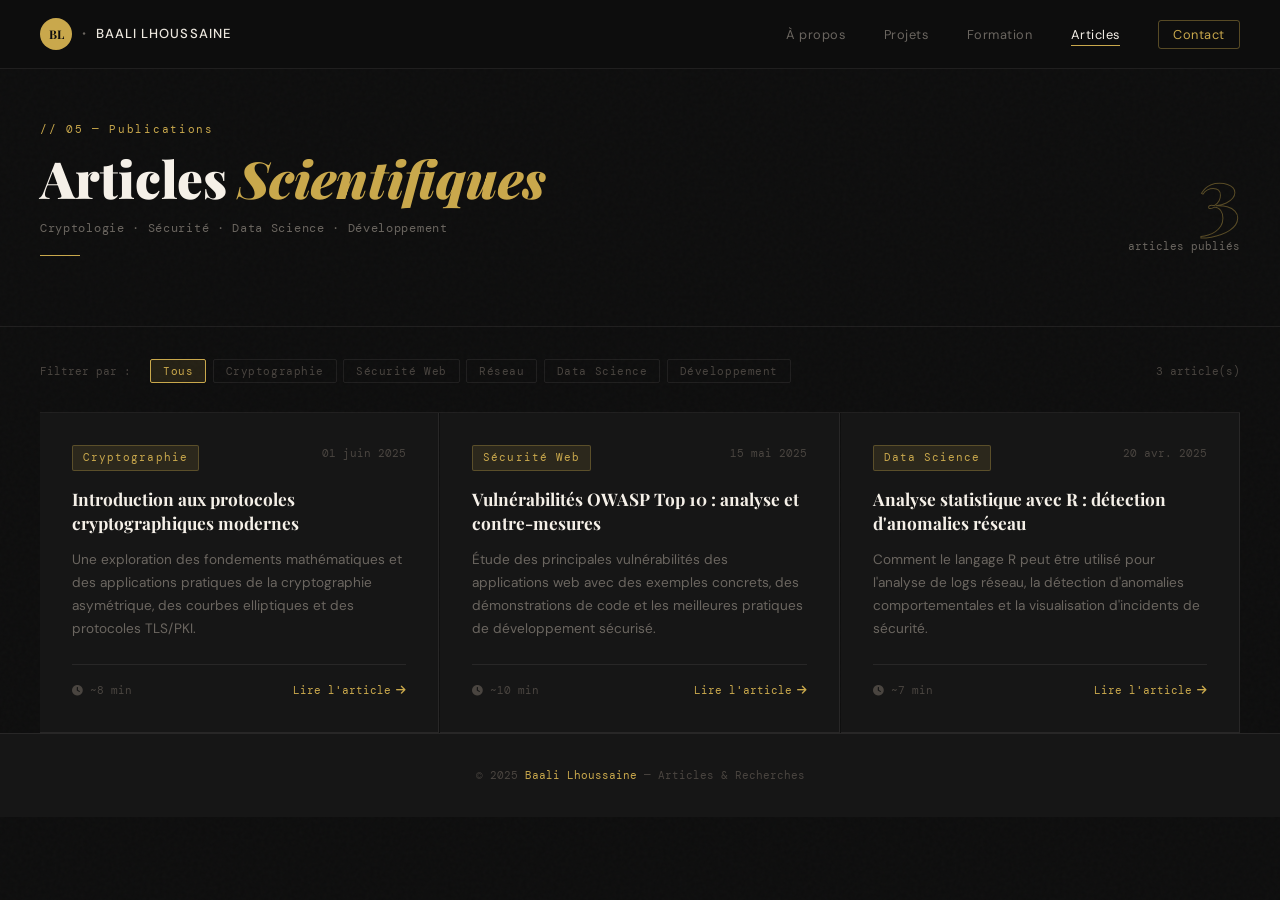
<file: articles.html>
<!DOCTYPE html>
<html lang="fr">
<head>
    <!-- Google tag (gtag.js) -->
<script async src="https://www.googletagmanager.com/gtag/js?id=G-0BYTR4RDB7"></script>
<script>
  window.dataLayer = window.dataLayer || [];
  function gtag(){dataLayer.push(arguments);}
  gtag('js', new Date());

  gtag('config', 'G-0BYTR4RDB7');
</script>
    <meta charset="UTF-8">
    <meta name="viewport" content="width=device-width, initial-scale=1.0">
    <title>Articles — BAALI LHOUSSAINE</title>
    <link href="https://cdnjs.cloudflare.com/ajax/libs/font-awesome/6.0.0/css/all.min.css" rel="stylesheet">
    <link href="https://fonts.googleapis.com/css2?family=Playfair+Display:ital,wght@0,400;0,700;0,900;1,400;1,700&family=DM+Sans:ital,opsz,wght@0,9..40,300;0,9..40,400;0,9..40,500;1,9..40,300&family=DM+Mono:wght@300;400;500&display=swap" rel="stylesheet">
    <style>
        :root {
            --ink:#0e0e0e; --ink2:#161616; --ink3:#1e1e1e; --surface:#242424;
            --cream:#f5f0e8; --cream2:#ede8df;
            --gold:#c9a84c; --gold2:#e8c97a; --gold-dim:rgba(201,168,76,0.12);
            --muted:#6b6660; --muted2:#4a4540;
            --border:rgba(245,240,232,0.08); --border2:rgba(245,240,232,0.15);
            --red:#c0392b; --green:#2ecc71;
            --serif:'Playfair Display',Georgia,serif;
            --sans:'DM Sans',system-ui,sans-serif;
            --mono:'DM Mono',monospace;
            --ease:cubic-bezier(0.25,0.46,0.45,0.94);
        }
        *,*::before,*::after{margin:0;padding:0;box-sizing:border-box}
        html{scroll-behavior:smooth}
        body{font-family:var(--sans);background:var(--ink);color:var(--cream);line-height:1.7;overflow-x:hidden;-webkit-font-smoothing:antialiased}
        a{color:inherit;text-decoration:none}
        img{display:block;max-width:100%}
        strong{font-weight:500;color:var(--cream)}

        .noise{position:fixed;inset:0;z-index:0;pointer-events:none;background-image:url("data:image/svg+xml,%3Csvg viewBox='0 0 256 256' xmlns='http://www.w3.org/2000/svg'%3E%3Cfilter id='n'%3E%3CfeTurbulence type='fractalNoise' baseFrequency='0.9' numOctaves='4' stitchTiles='stitch'/%3E%3C/filter%3E%3Crect width='100%25' height='100%25' filter='url(%23n)' opacity='1'/%3E%3C/svg%3E");opacity:0.022}
        .progress-line{position:fixed;top:0;left:0;height:2px;width:0%;background:linear-gradient(90deg,var(--gold),var(--gold2));z-index:9999;transition:width 0.1s}

        /* NAV */
        .nav{position:fixed;top:0;width:100%;z-index:1000;background:rgba(14,14,14,0.9);backdrop-filter:blur(24px);border-bottom:1px solid var(--border)}
        .nav-inner{max-width:1280px;margin:0 auto;padding:0 40px;height:68px;display:flex;align-items:center;justify-content:space-between}
        .nav-brand{display:flex;align-items:center;gap:10px;font-family:var(--sans);font-size:0.85rem;font-weight:500;color:var(--cream);transition:opacity 0.2s}
        .nav-brand:hover{opacity:0.7}
        .brand-initials{width:32px;height:32px;background:var(--gold);border-radius:50%;display:flex;align-items:center;justify-content:center;font-family:var(--serif);font-weight:700;font-size:0.75rem;color:var(--ink)}
        .brand-dot{color:var(--muted);font-size:1.2rem}
        .brand-full{color:var(--cream2);font-size:0.82rem;letter-spacing:0.08em}
        .nav-links{display:flex;list-style:none;gap:2.4rem}
        .nl{font-size:0.8rem;color:var(--muted);letter-spacing:0.04em;transition:color 0.2s;position:relative}
        .nl::after{content:'';position:absolute;bottom:-3px;left:0;width:0;height:1px;background:var(--gold);transition:width 0.25s}
        .nl:hover,.nl.active-nav{color:var(--cream)}
        .nl:hover::after,.nl.active-nav::after{width:100%}
        .nl-cta{color:var(--gold);border:1px solid rgba(201,168,76,0.4);padding:5px 14px;border-radius:3px}
        .nl-cta::after{display:none}
        .burger{display:none;flex-direction:column;gap:6px;cursor:pointer;background:none;border:none;padding:4px}
        .burger span{display:block;width:22px;height:1.5px;background:var(--cream);transition:0.3s}
        .mobile-menu{display:none;flex-direction:column;background:var(--ink2);border-top:1px solid var(--border);padding:1.5rem 40px}
        .mobile-menu.open{display:flex}
        .mm-link{font-size:1rem;color:var(--muted);padding:0.8rem 0;border-bottom:1px solid var(--border);transition:color 0.2s}
        .mm-link:hover{color:var(--gold)}

        /* PAGE HEADER */
        .page-header{padding:120px 40px 70px;position:relative;z-index:2;border-bottom:1px solid var(--border)}
        .page-inner{max-width:1280px;margin:0 auto;display:flex;align-items:flex-end;justify-content:space-between;flex-wrap:wrap;gap:2rem}
        .ph-left{}
        .ph-label{font-family:var(--mono);font-size:0.7rem;color:var(--gold);letter-spacing:0.15em;display:block;margin-bottom:0.7rem}
        .ph-title{font-family:var(--serif);font-size:clamp(2rem,4vw,3.2rem);font-weight:900;color:var(--cream);line-height:1.1}
        .ph-title em{font-style:italic;color:var(--gold)}
        .ph-sub{font-family:var(--mono);font-size:0.72rem;color:var(--muted);margin-top:0.8rem;letter-spacing:0.06em}
        .ph-rule{width:40px;height:1px;background:var(--gold);margin-top:1rem}
        .ph-right{text-align:right}
        .ph-count{font-family:var(--serif);font-size:5rem;font-weight:900;color:transparent;-webkit-text-stroke:1px rgba(201,168,76,0.4);line-height:1}
        .ph-count-label{font-family:var(--mono);font-size:0.68rem;color:var(--muted);display:block;margin-top:0.3rem}

        /* WRAP */
        .wrap{max-width:1280px;margin:0 auto;padding:0 40px;position:relative;z-index:2}

        /* FILTER */
        .filter-bar{display:flex;align-items:center;gap:1.2rem;padding:2rem 0 1.8rem;border-bottom:1px solid var(--border);flex-wrap:wrap}
        .filter-label{font-family:var(--mono);font-size:0.68rem;color:var(--muted2);white-space:nowrap}
        .filter-chips{display:flex;gap:0.4rem;flex-wrap:wrap}
        .fc{font-family:var(--mono);font-size:0.68rem;padding:4px 12px;border:1px solid var(--border);border-radius:2px;background:transparent;color:var(--muted2);cursor:pointer;transition:all 0.2s;letter-spacing:0.05em}
        .fc:hover,.fc.on{border-color:var(--gold);color:var(--gold);background:var(--gold-dim)}
        .filter-count{font-family:var(--mono);font-size:0.68rem;color:var(--muted2);margin-left:auto}

        /* GRID */
        .articles-grid{display:grid;grid-template-columns:repeat(auto-fill,minmax(360px,1fr));gap:1px;margin-top:0}
        .article-card{
            background:var(--ink2);padding:2rem;cursor:pointer;
            transition:all 0.25s var(--ease);position:relative;overflow:hidden;
            border-right:1px solid var(--border);border-bottom:1px solid var(--border);
        }
        .article-card.hidden{display:none}
        .article-card::before{content:'';position:absolute;bottom:0;left:0;width:0;height:2px;background:linear-gradient(90deg,var(--gold),var(--gold2));transition:width 0.4s var(--ease)}
        .article-card:hover{background:var(--ink3)}
        .article-card:hover::before{width:100%}
        .ac-top{display:flex;justify-content:space-between;align-items:flex-start;margin-bottom:1rem;gap:1rem}
        .ac-cat{font-family:var(--mono);font-size:0.66rem;color:var(--gold);letter-spacing:0.1em;padding:3px 10px;border:1px solid rgba(201,168,76,0.3);border-radius:2px;background:var(--gold-dim);white-space:nowrap}
        .ac-date{font-family:var(--mono);font-size:0.66rem;color:var(--muted2)}
        .ac-title{font-family:var(--serif);font-size:1.08rem;font-weight:700;color:var(--cream);line-height:1.4;margin-bottom:0.8rem;transition:color 0.2s}
        .article-card:hover .ac-title{color:var(--gold2)}
        .ac-excerpt{font-size:0.85rem;color:var(--muted);line-height:1.7;margin-bottom:1.5rem}
        .ac-footer{display:flex;align-items:center;justify-content:space-between;padding-top:1rem;border-top:1px solid var(--border)}
        .ac-time{font-family:var(--mono);font-size:0.66rem;color:var(--muted2)}
        .ac-btn{font-family:var(--mono);font-size:0.68rem;color:var(--gold);display:flex;align-items:center;gap:5px;transition:gap 0.2s}
        .article-card:hover .ac-btn{gap:10px}

        /* MODAL */
        .modal-overlay{position:fixed;inset:0;background:rgba(10,8,6,0.97);z-index:2000;display:none;overflow-y:auto;animation:fadein 0.25s}
        .modal-overlay.open{display:block}
        @keyframes fadein{from{opacity:0}to{opacity:1}}
        .modal-wrap{max-width:740px;margin:0 auto;padding:0 40px 6rem}
        .modal-nav{position:sticky;top:0;background:rgba(10,8,6,0.95);backdrop-filter:blur(16px);padding:1.2rem 0;margin-bottom:3rem;display:flex;align-items:center;justify-content:space-between;border-bottom:1px solid var(--border);z-index:10}
        .modal-back{font-family:var(--mono);font-size:0.75rem;color:var(--muted);background:var(--ink3);border:1px solid var(--border2);padding:7px 16px;border-radius:3px;cursor:pointer;transition:all 0.2s;display:flex;align-items:center;gap:7px}
        .modal-back:hover{border-color:var(--gold);color:var(--gold)}
        .modal-rt{font-family:var(--mono);font-size:0.67rem;color:var(--muted2)}
        .modal-cat{font-family:var(--mono);font-size:0.7rem;color:var(--gold);letter-spacing:0.1em;padding:3px 10px;border:1px solid rgba(201,168,76,0.3);border-radius:2px;display:inline-block;margin-bottom:1.2rem}
        .modal-title{font-family:var(--serif);font-size:clamp(1.5rem,3vw,2rem);font-weight:900;color:var(--cream);line-height:1.25;margin-bottom:1.2rem}
        .modal-meta{display:flex;gap:1.5rem;margin-bottom:2.5rem;font-family:var(--mono);font-size:0.72rem;color:var(--muted2);padding-bottom:1.5rem;border-bottom:1px solid var(--border);flex-wrap:wrap}
        .modal-meta span{display:flex;align-items:center;gap:5px}
        .modal-meta i{color:var(--gold)}

        /* ARTICLE BODY */
        .article-body{color:var(--muted);font-size:0.97rem;line-height:1.9}
        .article-body h2{font-family:var(--serif);font-size:1.2rem;font-weight:700;color:var(--cream);margin:2.2rem 0 0.9rem;position:relative;padding-left:1rem}
        .article-body h2::before{content:'';position:absolute;left:0;top:0.2em;width:3px;height:1em;background:var(--gold)}
        .article-body h3{font-family:var(--serif);font-size:1rem;color:var(--cream2);margin:1.5rem 0 0.7rem;font-style:italic}
        .article-body p{margin-bottom:1.1rem}
        .article-body strong{color:var(--cream)}
        .article-body em{color:var(--gold2);font-style:italic}
        .article-body a{color:var(--gold);text-decoration:underline;text-underline-offset:2px}
        .article-body code{font-family:var(--mono);background:rgba(201,168,76,0.07);padding:2px 7px;border-radius:2px;color:var(--gold2);font-size:0.85em;border:1px solid rgba(201,168,76,0.15)}
        .article-body pre{background:var(--ink2);border:1px solid var(--border2);border-radius:4px;padding:1.4rem;margin:1.4rem 0;overflow-x:auto;position:relative}
        .article-body pre::before{content:'CODE';font-family:var(--mono);font-size:0.6rem;color:var(--muted2);position:absolute;top:8px;right:12px;letter-spacing:0.1em}
        .article-body pre code{background:none;padding:0;color:#b5c9e0;font-size:0.85em;line-height:1.75;border:none}
        .article-body ul,.article-body ol{padding-left:1.6rem;margin-bottom:1.1rem}
        .article-body li{margin-bottom:0.5rem}
        .article-body blockquote{border-left:2px solid var(--gold);padding:0.8rem 0 0.8rem 1.4rem;margin:1.4rem 0;background:var(--gold-dim);border-radius:0 3px 3px 0}
        .article-body blockquote p{margin:0;color:var(--muted);font-style:italic}
        .article-body hr{border:none;border-top:1px solid var(--border);margin:2rem 0}
        .article-body table{width:100%;border-collapse:collapse;margin:1.4rem 0;font-size:0.88rem}
        .article-body th{background:rgba(201,168,76,0.06);color:var(--gold);font-family:var(--mono);font-size:0.73rem;padding:0.65rem 1rem;text-align:left;border:1px solid var(--border)}
        .article-body td{padding:0.6rem 1rem;border:1px solid var(--border);color:var(--muted)}
        .article-body .note{background:rgba(201,168,76,0.06);border:1px solid rgba(201,168,76,0.2);border-radius:3px;padding:1rem 1.2rem;margin:1.4rem 0;font-size:0.9rem}
        .article-body .note::before{content:'ℹ ';color:var(--gold2);font-weight:bold}
        .article-body .warning{background:rgba(192,57,43,0.05);border:1px solid rgba(192,57,43,0.2);border-radius:3px;padding:1rem 1.2rem;margin:1.4rem 0;font-size:0.9rem}
        .article-body .warning::before{content:'⚠ ';color:#e67e22}

        footer{position:relative;z-index:2;background:var(--ink2);border-top:1px solid var(--border);padding:2rem 40px;text-align:center}
        footer p{font-family:var(--mono);font-size:0.7rem;color:var(--muted2)}
        footer a{color:var(--gold)}

        @media(max-width:768px){
            .burger{display:flex}
            .nav-links{display:none}
            .wrap{padding:0 20px}
            .nav-inner{padding:0 20px}
            .page-header{padding:90px 20px 50px}
            .articles-grid{grid-template-columns:1fr}
            .modal-wrap{padding:0 20px 4rem}
            footer{padding:2rem 20px}
        }
    </style>
</head>
<body>

<div class="noise"></div>
<div class="progress-line" id="progressLine"></div>

<nav class="nav">
    <div class="nav-inner">
        <a href="index.html" class="nav-brand">
            <span class="brand-initials">BL</span>
            <span class="brand-dot">·</span>
            <span class="brand-full">BAALI LHOUSSAINE</span>
        </a>
        <ul class="nav-links">
            <li><a href="index.html#apropos" class="nl">À propos</a></li>
            <li><a href="index.html#projets" class="nl">Projets</a></li>
            <li><a href="index.html#cv" class="nl">Formation</a></li>
            <li><a href="articles.html" class="nl active-nav">Articles</a></li>
            <li><a href="index.html#contact" class="nl nl-cta">Contact</a></li>
        </ul>
        <button class="burger" id="burger"><span></span><span></span></button>
    </div>
    <div class="mobile-menu" id="mobileMenu">
        <a href="index.html#apropos" class="mm-link">À propos</a>
        <a href="index.html#projets" class="mm-link">Projets</a>
        <a href="index.html#cv" class="mm-link">Formation</a>
        <a href="articles.html" class="mm-link">Articles</a>
        <a href="index.html#contact" class="mm-link">Contact</a>
    </div>
</nav>

<div class="page-header">
    <div class="page-inner">
        <div class="ph-left">
            <span class="ph-label">// 05 — Publications</span>
            <h1 class="ph-title">Articles <em>Scientifiques</em></h1>
            <p class="ph-sub">Cryptologie · Sécurité · Data Science · Développement</p>
            <div class="ph-rule"></div>
        </div>
        <div class="ph-right">
            <div class="ph-count">3</div>
            <span class="ph-count-label">articles publiés</span>
        </div>
    </div>
</div>

<div class="wrap" style="padding-top:0">
    <div class="filter-bar">
        <span class="filter-label">Filtrer par :</span>
        <div class="filter-chips">
            <button class="fc on" data-filter="all">Tous</button>
            <button class="fc" data-filter="Cryptographie">Cryptographie</button>
            <button class="fc" data-filter="Sécurité Web">Sécurité Web</button>
            <button class="fc" data-filter="Réseau">Réseau</button>
            <button class="fc" data-filter="Data Science">Data Science</button>
            <button class="fc" data-filter="Développement">Développement</button>
        </div>
        <span class="filter-count" id="filterCount">3 article(s)</span>
    </div>

    <div class="articles-grid" id="articlesGrid">

        <div class="article-card" data-category="Cryptographie" onclick="openReader(1)">
            <div class="ac-top">
                <span class="ac-cat">Cryptographie</span>
                <span class="ac-date">01 juin 2025</span>
            </div>
            <div class="ac-title">Introduction aux protocoles cryptographiques modernes</div>
            <div class="ac-excerpt">Une exploration des fondements mathématiques et des applications pratiques de la cryptographie asymétrique, des courbes elliptiques et des protocoles TLS/PKI.</div>
            <div class="ac-footer">
                <span class="ac-time"><i class="fas fa-clock"></i> ~8 min</span>
                <span class="ac-btn">Lire l'article <i class="fas fa-arrow-right"></i></span>
            </div>
        </div>

        <div class="article-card" data-category="Sécurité Web" onclick="openReader(2)">
            <div class="ac-top">
                <span class="ac-cat">Sécurité Web</span>
                <span class="ac-date">15 mai 2025</span>
            </div>
            <div class="ac-title">Vulnérabilités OWASP Top 10 : analyse et contre-mesures</div>
            <div class="ac-excerpt">Étude des principales vulnérabilités des applications web avec des exemples concrets, des démonstrations de code et les meilleures pratiques de développement sécurisé.</div>
            <div class="ac-footer">
                <span class="ac-time"><i class="fas fa-clock"></i> ~10 min</span>
                <span class="ac-btn">Lire l'article <i class="fas fa-arrow-right"></i></span>
            </div>
        </div>

        <div class="article-card" data-category="Data Science" onclick="openReader(3)">
            <div class="ac-top">
                <span class="ac-cat">Data Science</span>
                <span class="ac-date">20 avr. 2025</span>
            </div>
            <div class="ac-title">Analyse statistique avec R : détection d'anomalies réseau</div>
            <div class="ac-excerpt">Comment le langage R peut être utilisé pour l'analyse de logs réseau, la détection d'anomalies comportementales et la visualisation d'incidents de sécurité.</div>
            <div class="ac-footer">
                <span class="ac-time"><i class="fas fa-clock"></i> ~7 min</span>
                <span class="ac-btn">Lire l'article <i class="fas fa-arrow-right"></i></span>
            </div>
        </div>

    </div>
</div>

<!-- READER MODAL -->
<div class="modal-overlay" id="readerModal">
    <div class="modal-wrap">
        <div class="modal-nav">
            <button class="modal-back" onclick="closeReader()"><i class="fas fa-arrow-left"></i> Retour</button>
            <span class="modal-rt" id="modalRt"></span>
        </div>
        <div class="modal-cat" id="modalCat"></div>
        <h1 class="modal-title" id="modalTitle"></h1>
        <div class="modal-meta" id="modalMeta"></div>
        <div class="article-body" id="modalBody"></div>
    </div>
</div>

<!-- ARTICLE CONTENT TEMPLATES -->
<template id="article-content-1">
    <h2>Qu'est-ce que la cryptographie moderne ?</h2>
    <p>La cryptographie moderne repose sur des problèmes mathématiques réputés difficiles à résoudre : la <strong>factorisation de grands entiers</strong>, le <strong>logarithme discret</strong>, ou les <strong>calculs sur courbes elliptiques</strong>. Ces fondements garantissent la sécurité des communications numériques actuelles.</p>
    <p>Contrairement à la cryptographie classique (César, Vigenère), la cryptographie moderne s'appuie sur des preuves mathématiques formelles de sécurité, souvent réductibles à des hypothèses calculatoires bien établies.</p>
    <h2>Cryptographie symétrique vs asymétrique</h2>
    <p>La cryptographie <strong>symétrique</strong> (AES, ChaCha20) utilise la même clé pour chiffrer et déchiffrer. Elle est très rapide mais pose un problème fondamental d'échange de clé. La cryptographie <strong>asymétrique</strong> (RSA, ECDSA) utilise une paire de clés publique/privée, résolvant ce problème au prix d'un coût computationnel plus élevé.</p>
    <table>
        <tr><th>Algorithme</th><th>Type</th><th>Usage typique</th><th>Taille de clé</th></tr>
        <tr><td>AES-256</td><td>Symétrique</td><td>Chiffrement de données</td><td>256 bits</td></tr>
        <tr><td>RSA</td><td>Asymétrique</td><td>Échange de clés, signatures</td><td>2048–4096 bits</td></tr>
        <tr><td>ECDSA</td><td>Asymétrique</td><td>Signatures numériques</td><td>256 bits (P-256)</td></tr>
        <tr><td>ChaCha20</td><td>Symétrique</td><td>Chiffrement flux (mobile)</td><td>256 bits</td></tr>
    </table>
    <h2>Les courbes elliptiques (ECC)</h2>
    <p>L'ECC offre la même sécurité que RSA avec des clés bien plus courtes. Une clé ECC de <strong>256 bits</strong> est considérée équivalente à une clé RSA de <strong>3072 bits</strong>.</p>
    <pre><code># Génération d'une paire de clés ECDSA avec OpenSSL
openssl ecparam -name prime256v1 -genkey -noout -out private.pem
openssl ec -in private.pem -pubout -out public.pem

# Signer un fichier
openssl dgst -sha256 -sign private.pem -out signature.bin fichier.txt

# Vérifier la signature
openssl dgst -sha256 -verify public.pem -signature signature.bin fichier.txt</code></pre>
    <h2>Le protocole TLS 1.3</h2>
    <p>TLS 1.3 (RFC 8446, 2018) apporte d'importantes améliorations par rapport à TLS 1.2 :</p>
    <ul>
        <li><strong>Handshake en 1 round-trip</strong> — latence considérablement réduite</li>
        <li><strong>Confidentialité persistante obligatoire</strong> — seul ECDHE est autorisé pour l'échange de clés</li>
        <li><strong>Suppression des algorithmes obsolètes</strong> — RSA statique, RC4, DES, 3DES, MD5, SHA-1 éliminés</li>
        <li><strong>Chiffrement authentifié uniquement</strong> — AES-GCM, ChaCha20-Poly1305</li>
    </ul>
    <div class="note">TLS 1.3 chiffre également une grande partie du handshake, rendant l'inspection du trafic beaucoup plus difficile pour les intermédiaires réseau.</div>
    <h2>Infrastructure à clés publiques (PKI)</h2>
    <p>La PKI gère les certificats numériques via une chaîne de confiance : Root CA → Autorités intermédiaires → Certificats feuilles.</p>
    <pre><code># Créer une autorité de certification auto-signée
openssl req -x509 -newkey rsa:4096 -keyout ca.key -out ca.crt \
    -days 3650 -nodes -subj "/CN=Mon CA/O=Ma Org"

# Créer et signer un certificat serveur
openssl req -newkey rsa:2048 -keyout server.key -out server.csr \
    -nodes -subj "/CN=monserveur.com"
openssl x509 -req -in server.csr -CA ca.crt -CAkey ca.key \
    -CAcreateserial -out server.crt -days 365</code></pre>
    <h2>Conclusion</h2>
    <p>La cryptographie moderne est un pilier indispensable de la sécurité informatique. Comprendre ses mécanismes — ECC, TLS, PKI — est essentiel pour tout développeur souhaitant concevoir des systèmes robustes et résistants aux attaques actuelles et futures.</p>
</template>

<template id="article-content-2">
    <h2>L'OWASP Top 10</h2>
    <p>L'OWASP publie régulièrement la liste des <strong>10 risques les plus critiques</strong> pour les applications web. La version 2021 présente des changements notables avec l'introduction de nouvelles catégories comme les <em>Insecure Design</em> et les <em>Software and Data Integrity Failures</em>.</p>
    <h2>A01 — Broken Access Control</h2>
    <p>Le contrôle d'accès défaillant est la vulnérabilité <strong>la plus répandue</strong> en 2021.</p>
    <pre><code>// ❌ Mauvaise pratique — pas de vérification de propriété
app.get('/api/document/:id', (req, res) => {
    const doc = db.getDocument(req.params.id);
    res.json(doc); // N'importe qui peut accéder à n'importe quel doc !
});

// ✅ Bonne pratique — vérification de l'identité du propriétaire
app.get('/api/document/:id', authenticate, (req, res) => {
    const doc = db.getDocument(req.params.id);
    if (!doc || doc.ownerId !== req.user.id)
        return res.status(403).json({ error: 'Accès refusé' });
    res.json(doc);
});</code></pre>
    <h2>A02 — Cryptographic Failures</h2>
    <p>Les erreurs les plus fréquentes : transmission en clair, algorithmes obsolètes (MD5, SHA-1), clés codées en dur, absence de chiffrement au repos.</p>
    <div class="warning">Ne jamais stocker les mots de passe en clair ni utiliser MD5/SHA-1. Utilisez bcrypt, Argon2 ou scrypt avec un coût adapté.</div>
    <h2>A03 — Injection (SQL, XSS, etc.)</h2>
    <pre><code>-- ❌ Injection SQL vulnérable
$query = "SELECT * FROM users WHERE name = '" . $_GET['name'] . "'";

-- ✅ Requête préparée (PHP PDO)
$stmt = $pdo->prepare("SELECT * FROM users WHERE name = ?");
$stmt->execute([$_GET['name']]);

// ❌ XSS dangereux
document.innerHTML = userInput;

// ✅ XSS sécurisé
document.textContent = userInput;</code></pre>
    <h2>A07 — Identification et authentification</h2>
    <ul>
        <li>Utiliser <strong>bcrypt</strong> ou <strong>Argon2</strong> pour le stockage des mots de passe</li>
        <li>Implémenter le <strong>MFA</strong> (Multi-Factor Authentication)</li>
        <li>Appliquer le <strong>rate limiting</strong> sur les tentatives de connexion</li>
        <li>Invalider les sessions à la déconnexion et après expiration</li>
    </ul>
    <pre><code>const bcrypt = require('bcrypt');
const SALT_ROUNDS = 12;

const hash = await bcrypt.hash(plainPassword, SALT_ROUNDS);
const match = await bcrypt.compare(plainPassword, storedHash);
if (!match) throw new Error('Identifiants invalides');</code></pre>
    <h2>A09 — Journalisation insuffisante</h2>
    <p>Journalisez : tentatives d'authentification, accès aux données sensibles, erreurs serveur, modifications de configuration.</p>
    <div class="note">Selon IBM Cost of a Data Breach 2023, le temps moyen de détection d'une violation est de 204 jours sans système de monitoring adapté.</div>
    <h2>Conclusion</h2>
    <p>La sécurité applicative est un <strong>processus continu</strong>. Intégrer les tests de sécurité dès le début du développement (DevSecOps), former les développeurs et réaliser des audits réguliers sont les clés d'une application robuste.</p>
</template>

<template id="article-content-3">
    <h2>Pourquoi R en cybersécurité ?</h2>
    <p>R offre un écosystème puissant pour analyser des volumes importants de logs, détecter des comportements anormaux et identifier des tendances d'attaques. Avec des packages comme <code>tidyverse</code>, <code>lubridate</code> et <code>anomalize</code>, R permet de construire des pipelines d'analyse complets.</p>
    <h2>Chargement et exploration des logs</h2>
    <pre><code>library(tidyverse); library(lubridate); library(data.table)

logs <- fread("access.log",
    col.names = c("ip","timestamp","method","url","status","bytes","user_agent"),
    fill = TRUE
)
logs$timestamp <- dmy_hms(logs$timestamp)
table(logs$status)</code></pre>
    <h2>Détection d'anomalies par z-score</h2>
    <p>Le z-score mesure l'écart d'une valeur par rapport à la moyenne. Une IP avec un z-score supérieur à 3 est statistiquement anormale (à plus de 3 sigma).</p>
    <pre><code>requests_per_ip <- logs %>%
    group_by(ip) %>%
    summarise(n_requests = n(), n_errors = sum(status >= 400), .groups = "drop") %>%
    mutate(zscore_req = scale(n_requests)[,1], zscore_err = scale(n_errors)[,1])

anomalies <- requests_per_ip %>%
    filter(abs(zscore_req) > 3 | abs(zscore_err) > 3) %>%
    arrange(desc(n_requests))</code></pre>
    <h2>Visualisation des patterns d'attaque</h2>
    <pre><code>logs_suspects <- logs %>%
    filter(status %in% c(401, 403, 404, 429)) %>%
    mutate(heure = hour(timestamp))

ggplot(logs_suspects, aes(x = heure, fill = factor(status))) +
    geom_histogram(binwidth = 1, position = "stack") +
    labs(title = "Distribution horaire des requêtes suspectes") +
    theme_minimal()</code></pre>
    <h2>Détection par clustering k-means</h2>
    <pre><code>features_df <- logs %>%
    group_by(ip) %>%
    summarise(n_req = n(), n_err = sum(status >= 400),
              n_unique_url = n_distinct(url), .groups = "drop")

features_scaled <- scale(features_df[,-1])
set.seed(42)
km <- kmeans(features_scaled, centers = 4, nstart = 25)
features_df$cluster <- km$cluster</code></pre>
    <div class="note">Pour des datasets de grande taille (&gt; 1M lignes), utilisez <code>data.table</code> au lieu de <code>dplyr</code> — les performances peuvent être 10 à 50x supérieures.</div>
    <h2>Conclusion</h2>
    <p>R offre un écosystème mature pour l'analyse de sécurité. Combiné à des solutions de collecte de logs (ELK Stack, Splunk), il permet de construire des pipelines de détection d'intrusion efficaces.</p>
</template>

<footer>
    <p>© 2025 <a href="index.html">Baali Lhoussaine</a> — Articles & Recherches</p>
</footer>

<script>
const META = {
    1:{ title:"Introduction aux protocoles cryptographiques modernes", category:"Cryptographie", date:"01 juin 2025", readtime:8 },
    2:{ title:"Vulnérabilités OWASP Top 10 : analyse et contre-mesures",  category:"Sécurité Web",  date:"15 mai 2025",  readtime:10 },
    3:{ title:"Analyse statistique avec R : détection d'anomalies réseau", category:"Data Science", date:"20 avr. 2025", readtime:7 },
};

function openReader(id) {
    const m = META[id];
    const t = document.getElementById('article-content-'+id);
    if(!m||!t) return;
    document.getElementById('modalCat').textContent   = m.category;
    document.getElementById('modalTitle').textContent = m.title;
    document.getElementById('modalRt').textContent    = '~'+m.readtime+' min de lecture';
    document.getElementById('modalMeta').innerHTML    = `<span><i class="fas fa-calendar"></i>${m.date}</span><span><i class="fas fa-tag"></i>${m.category}</span><span><i class="fas fa-clock"></i>~${m.readtime} min</span>`;
    document.getElementById('modalBody').innerHTML    = t.innerHTML;
    const modal = document.getElementById('readerModal');
    modal.classList.add('open');
    modal.scrollTop = 0;
    document.body.style.overflow = 'hidden';
}

function closeReader() {
    document.getElementById('readerModal').classList.remove('open');
    document.body.style.overflow = '';
}

// Filters
document.querySelectorAll('.fc').forEach(btn => {
    btn.addEventListener('click', () => {
        document.querySelectorAll('.fc').forEach(b => b.classList.remove('on'));
        btn.classList.add('on');
        const f = btn.dataset.filter;
        let n = 0;
        document.querySelectorAll('#articlesGrid .article-card').forEach(c => {
            const match = f==='all' || c.dataset.category===f;
            c.classList.toggle('hidden', !match);
            if(match) n++;
        });
        document.getElementById('filterCount').textContent = n+' article(s)';
    });
});

// Scroll + keyboard
document.addEventListener('keydown', e => { if(e.key==='Escape') closeReader(); });
window.addEventListener('scroll', () => {
    const p = window.scrollY/(document.documentElement.scrollHeight-window.innerHeight)*100;
    const b = document.getElementById('progressLine');
    if(b) b.style.width = (isNaN(p)?0:p)+'%';
});
document.getElementById('readerModal').addEventListener('scroll', function() {
    const p = this.scrollTop/(this.scrollHeight-this.clientHeight)*100;
    const b = document.getElementById('progressLine');
    if(b) b.style.width = (isNaN(p)?0:p)+'%';
});

// Mobile nav
document.getElementById('burger')?.addEventListener('click', function() {
    document.getElementById('mobileMenu').classList.toggle('open');
});
</script>
</body>
</html>
</file>
